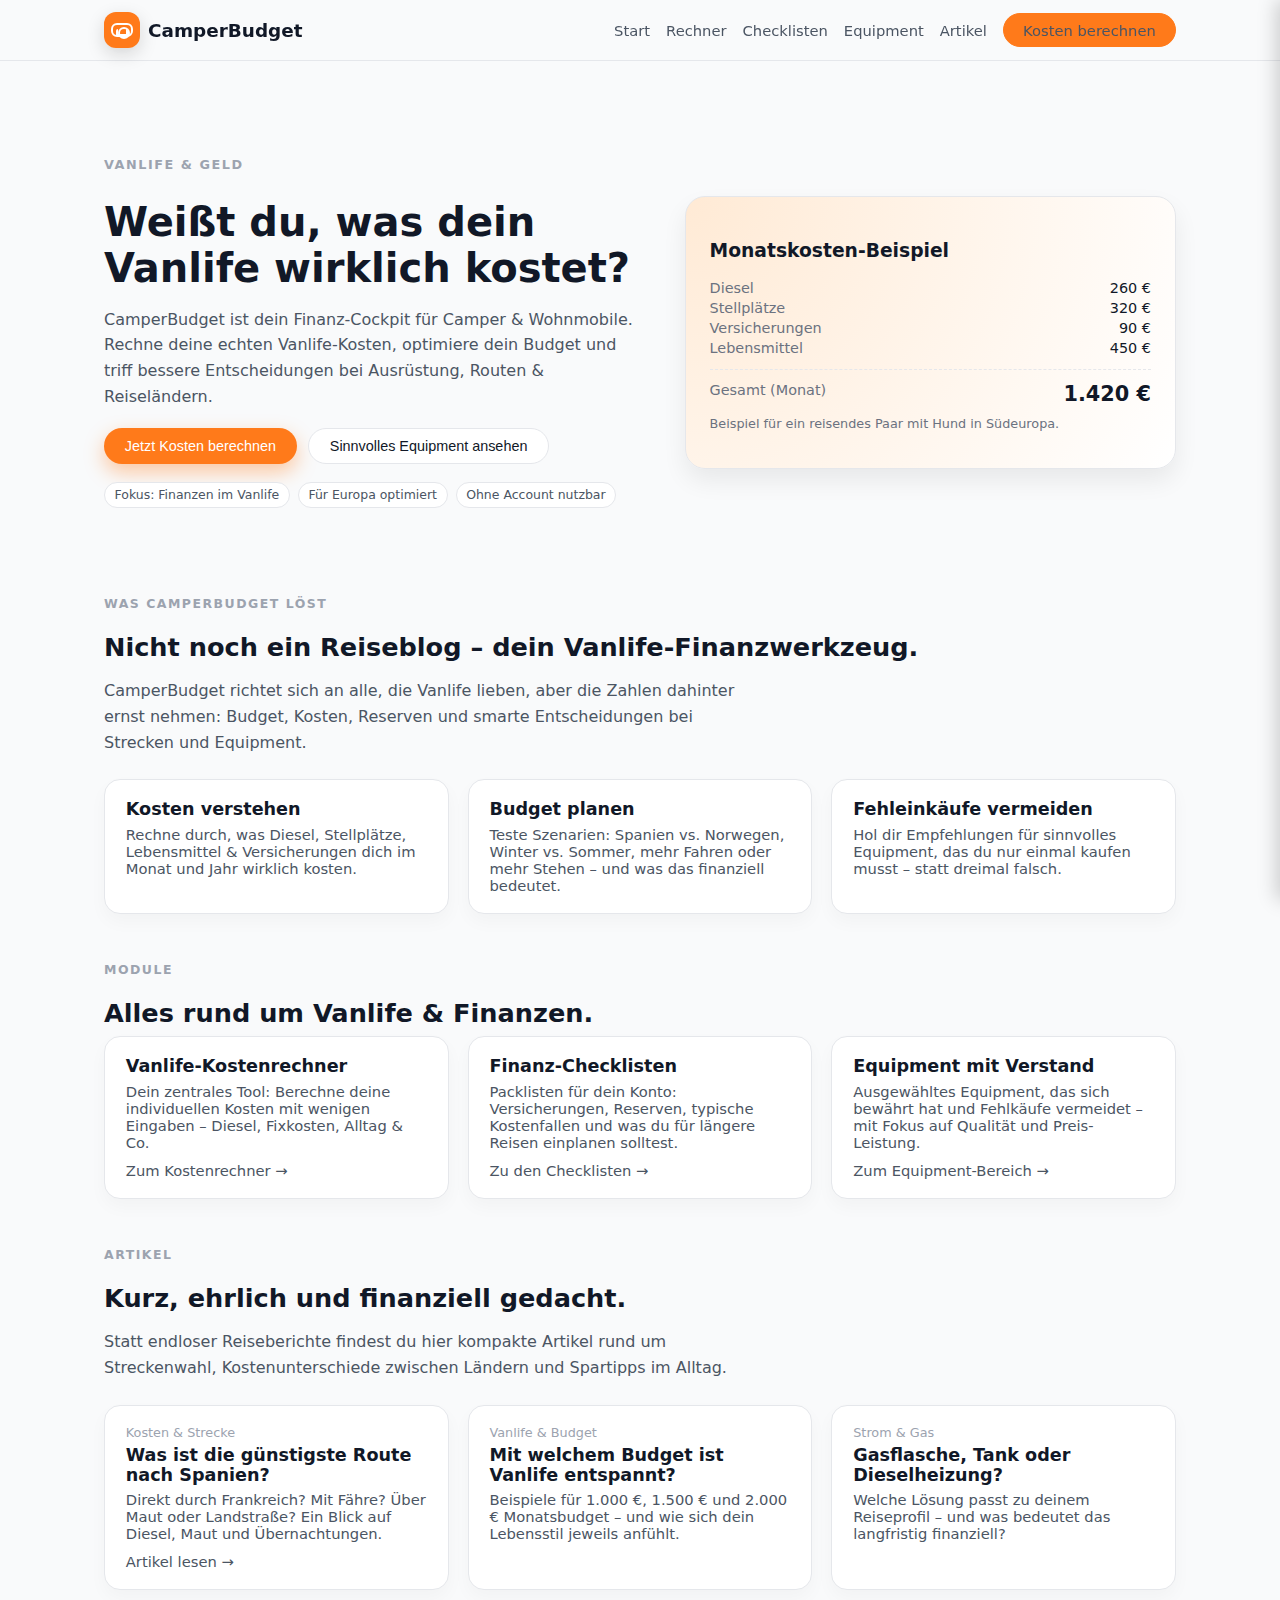
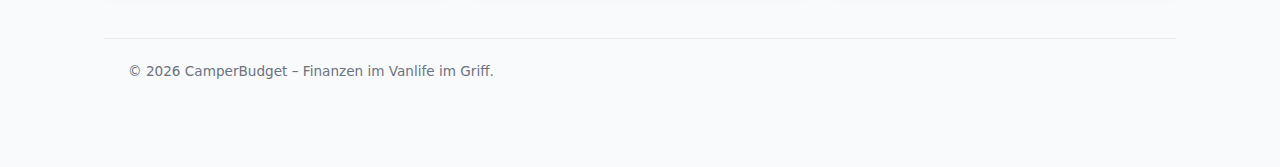
<file: index.html>
<!DOCTYPE html>
<html lang="de">
<head>
  <meta charset="UTF-8" />
  <title>CamperBudget – Finanzen im Vanlife im Griff</title>
  <meta name="viewport" content="width=device-width, initial-scale=1" />
  <meta name="description" content="CamperBudget hilft dir, deine Vanlife-Kosten zu planen, zu optimieren und teure Fehlentscheidungen zu vermeiden." />
  <link rel="stylesheet" href="main.css" />
</head>
<body>
<header>
  <nav class="nav">
    <div class="logo-wrap">
      <div class="logo-icon"><span></span></div>
      <div class="logo-text">CamperBudget</div>
    </div>

    <div class="nav-links">
      <a href="index.html">Start</a>
      <a href="rechner.html">Rechner</a>
      <a href="checklisten.html">Checklisten</a>
      <a href="equipment.html">Equipment</a>
      <a href="artikel.html">Artikel</a>
      <a href="rechner.html" class="nav-cta">Kosten berechnen</a>
    </div>

    <div class="nav-mobile-toggle" onclick="toggleMobileMenu()">☰</div>
  </nav>
</header>

<div id="mobileMenu" class="mobile-menu">
  <button class="close-mobile" onclick="toggleMobileMenu()">✕</button>
  <a href="index.html" onclick="toggleMobileMenu()">Start</a>
  <a href="rechner.html" onclick="toggleMobileMenu()">Rechner</a>
  <a href="checklisten.html" onclick="toggleMobileMenu()">Checklisten</a>
  <a href="equipment.html" onclick="toggleMobileMenu()">Equipment</a>
  <a href="artikel.html" onclick="toggleMobileMenu()">Artikel</a>
  <a href="rechner.html" class="nav-cta" onclick="toggleMobileMenu()">Kosten berechnen</a>
</div>
<main class="wrapper">
  <section class="hero">
    <div>
      <div class="hero-kicker">Vanlife & Geld</div>
      <h1 class="hero-title">Weißt du, was dein Vanlife wirklich kostet?</h1>
      <p class="hero-subtitle">
        CamperBudget ist dein Finanz-Cockpit für Camper & Wohnmobile. Rechne deine
        echten Vanlife-Kosten, optimiere dein Budget und triff bessere Entscheidungen bei
        Ausrüstung, Routen & Reiseländern.
      </p>
      <div class="hero-actions">
        <button class="btn-primary" onclick="window.location.href='rechner.html'">Jetzt Kosten berechnen</button>
        <button class="btn-secondary" onclick="window.location.href='equipment.html'">Sinnvolles Equipment ansehen</button>
      </div>
      <div class="hero-badges">
        <div class="hero-badge">Fokus: Finanzen im Vanlife</div>
        <div class="hero-badge">Für Europa optimiert</div>
        <div class="hero-badge">Ohne Account nutzbar</div>
      </div>
    </div>
    <div class="hero-visual">
      <h3>Monatskosten-Beispiel</h3>
      <div class="results-row"><span>Diesel</span><span>260 €</span></div>
      <div class="results-row"><span>Stellplätze</span><span>320 €</span></div>
      <div class="results-row"><span>Versicherungen</span><span>90 €</span></div>
      <div class="results-row"><span>Lebensmittel</span><span>450 €</span></div>
      <div class="results-highlight">
        <div class="results-row">
          <span>Gesamt (Monat)</span>
          <span style="font-size:1.3rem;font-weight:700;">1.420 €</span>
        </div>
      </div>
      <p style="font-size:0.8rem;color:#6B7280;margin-top:0.6rem;">Beispiel für ein reisendes Paar mit Hund in Südeuropa.</p>
    </div>
  </section>

  <section>
    <div class="section-kicker">Was CamperBudget löst</div>
    <h2 class="section-title">Nicht noch ein Reiseblog – dein Vanlife-Finanzwerkzeug.</h2>
    <p class="section-subtitle">
      CamperBudget richtet sich an alle, die Vanlife lieben, aber die Zahlen dahinter
      ernst nehmen: Budget, Kosten, Reserven und smarte Entscheidungen bei Strecken
      und Equipment.
    </p>
    <div class="grid-3">
      <div class="card">
        <h3>Kosten verstehen</h3>
        <p>Rechne durch, was Diesel, Stellplätze, Lebensmittel & Versicherungen dich im Monat
        und Jahr wirklich kosten.</p>
      </div>
      <div class="card">
        <h3>Budget planen</h3>
        <p>Teste Szenarien: Spanien vs. Norwegen, Winter vs. Sommer, mehr Fahren oder mehr
        Stehen – und was das finanziell bedeutet.</p>
      </div>
      <div class="card">
        <h3>Fehleinkäufe vermeiden</h3>
        <p>Hol dir Empfehlungen für sinnvolles Equipment, das du nur einmal kaufen musst –
        statt dreimal falsch.</p>
      </div>
    </div>
  </section>

  <section>
    <div class="section-kicker">Module</div>
    <h2 class="section-title">Alles rund um Vanlife & Finanzen.</h2>
    <div class="grid-3">
      <div class="card">
        <h3>Vanlife-Kostenrechner</h3>
        <p>Dein zentrales Tool: Berechne deine individuellen Kosten mit wenigen Eingaben
        – Diesel, Fixkosten, Alltag & Co.</p>
        <p style="margin-top:0.7rem;"><a href="rechner.html">Zum Kostenrechner →</a></p>
      </div>
      <div class="card">
        <h3>Finanz-Checklisten</h3>
        <p>Packlisten für dein Konto: Versicherungen, Reserven, typische Kostenfallen
        und was du für längere Reisen einplanen solltest.</p>
        <p style="margin-top:0.7rem;"><a href="checklisten.html">Zu den Checklisten →</a></p>
      </div>
      <div class="card">
        <h3>Equipment mit Verstand</h3>
        <p>Ausgewähltes Equipment, das sich bewährt hat und Fehlkäufe vermeidet – mit
        Fokus auf Qualität und Preis-Leistung.</p>
        <p style="margin-top:0.7rem;"><a href="equipment.html">Zum Equipment-Bereich →</a></p>
      </div>
    </div>
  </section>

  <section>
    <div class="section-kicker">Artikel</div>
    <h2 class="section-title">Kurz, ehrlich und finanziell gedacht.</h2>
    <p class="section-subtitle">
      Statt endloser Reiseberichte findest du hier kompakte Artikel rund um Streckenwahl,
      Kostenunterschiede zwischen Ländern und Spartipps im Alltag.
    </p>
    <div class="blog-grid">
      <div class="card">
        <div class="blog-card-date">Kosten & Strecke</div>
        <h3>Was ist die günstigste Route nach Spanien?</h3>
        <p>Direkt durch Frankreich? Mit Fähre? Über Maut oder Landstraße? Ein Blick auf
        Diesel, Maut und Übernachtungen.</p>
        <p style="margin-top:0.7rem;"><a href="article_spanien.html">Artikel lesen →</a></p>
      </div>
      <div class="card">
        <div class="blog-card-date">Vanlife & Budget</div>
        <h3>Mit welchem Budget ist Vanlife entspannt?</h3>
        <p>Beispiele für 1.000 €, 1.500 € und 2.000 € Monatsbudget – und wie sich dein
        Lebensstil jeweils anfühlt.</p>
      </div>
      <div class="card">
        <div class="blog-card-date">Strom & Gas</div>
        <h3>Gasflasche, Tank oder Dieselheizung?</h3>
        <p>Welche Lösung passt zu deinem Reiseprofil – und was bedeutet das langfristig
        finanziell?</p>
      </div>
    </div>
  </section>

  <footer>
  © <span id="year"></span> CamperBudget – Finanzen im Vanlife im Griff.
</footer>
</main>
<script src="main.js"></script>
</body>
</html>
</file>
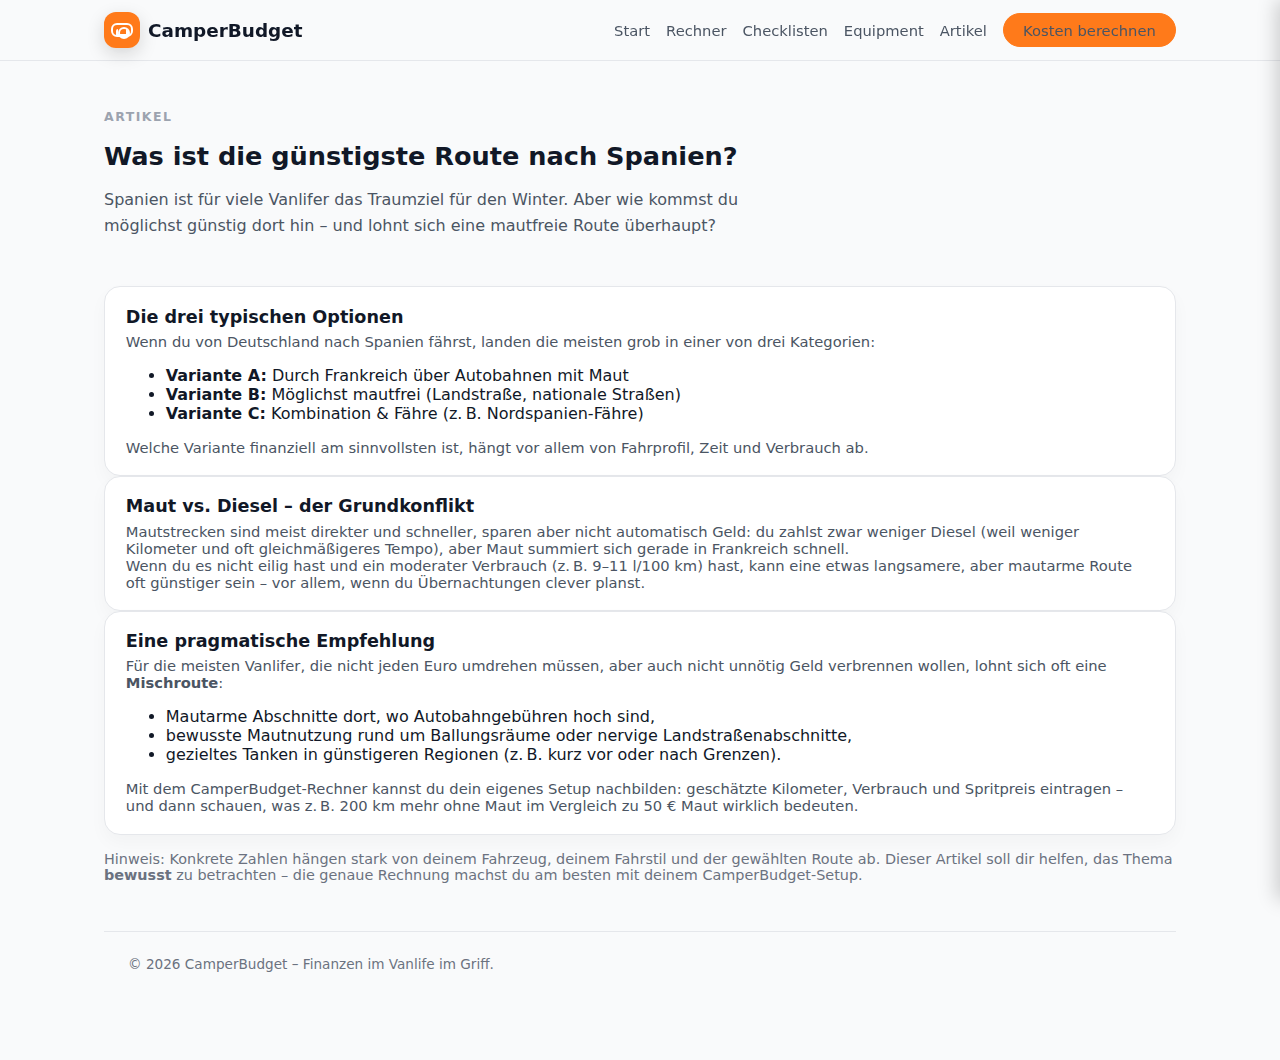
<file: article_spanien.html>
<!DOCTYPE html>
<html lang="de">
<head>
  <meta charset="UTF-8" />
  <title>Was ist die günstigste Route nach Spanien? – CamperBudget</title>
  <meta name="viewport" content="width=device-width, initial-scale=1" />
  <meta name="description" content="Ein finanzieller Blick auf verschiedene Routen von Deutschland nach Spanien: Maut, Diesel, Übernachtungen und versteckte Kosten." />
  <link rel="stylesheet" href="main.css" />
</head>
<body>
<header>
  <nav class="nav">
    <div class="logo-wrap">
      <div class="logo-icon"><span></span></div>
      <div class="logo-text">CamperBudget</div>
    </div>

    <div class="nav-links">
      <a href="index.html">Start</a>
      <a href="rechner.html">Rechner</a>
      <a href="checklisten.html">Checklisten</a>
      <a href="equipment.html">Equipment</a>
      <a href="artikel.html">Artikel</a>
      <a href="rechner.html" class="nav-cta">Kosten berechnen</a>
    </div>

    <div class="nav-mobile-toggle" onclick="toggleMobileMenu()">☰</div>
  </nav>
</header>

<div id="mobileMenu" class="mobile-menu">
  <button class="close-mobile" onclick="toggleMobileMenu()">✕</button>
  <a href="index.html" onclick="toggleMobileMenu()">Start</a>
  <a href="rechner.html" onclick="toggleMobileMenu()">Rechner</a>
  <a href="checklisten.html" onclick="toggleMobileMenu()">Checklisten</a>
  <a href="equipment.html" onclick="toggleMobileMenu()">Equipment</a>
  <a href="artikel.html" onclick="toggleMobileMenu()">Artikel</a>
  <a href="rechner.html" class="nav-cta" onclick="toggleMobileMenu()">Kosten berechnen</a>
</div>
<main class="wrapper">
  <section>
    <div class="section-kicker">Artikel</div>
    <h1 class="section-title">Was ist die günstigste Route nach Spanien?</h1>
    <p class="section-subtitle">
      Spanien ist für viele Vanlifer das Traumziel für den Winter. Aber wie kommst du
      möglichst günstig dort hin – und lohnt sich eine mautfreie Route überhaupt?
    </p>
  </section>

  <section>
    <div class="card">
      <h3>Die drei typischen Optionen</h3>
      <p>Wenn du von Deutschland nach Spanien fährst, landen die meisten grob in einer von drei Kategorien:</p>
      <ul>
        <li><strong>Variante A:</strong> Durch Frankreich über Autobahnen mit Maut</li>
        <li><strong>Variante B:</strong> Möglichst mautfrei (Landstraße, nationale Straßen)</li>
        <li><strong>Variante C:</strong> Kombination &amp; Fähre (z. B. Nordspanien-Fähre)</li>
      </ul>
      <p>Welche Variante finanziell am sinnvollsten ist, hängt vor allem von Fahrprofil, Zeit und Verbrauch ab.</p>
    </div>

    <div class="card">
      <h3>Maut vs. Diesel – der Grundkonflikt</h3>
      <p>
        Mautstrecken sind meist direkter und schneller, sparen aber nicht automatisch
        Geld: du zahlst zwar weniger Diesel (weil weniger Kilometer und oft gleichmäßigeres
        Tempo), aber Maut summiert sich gerade in Frankreich schnell.
      </p>
      <p>
        Wenn du es nicht eilig hast und ein moderater Verbrauch (z. B. 9–11 l/100 km)
        hast, kann eine etwas langsamere, aber mautarme Route oft günstiger sein – vor
        allem, wenn du Übernachtungen clever planst.
      </p>
    </div>

    <div class="card">
      <h3>Eine pragmatische Empfehlung</h3>
      <p>
        Für die meisten Vanlifer, die nicht jeden Euro umdrehen müssen, aber auch nicht
        unnötig Geld verbrennen wollen, lohnt sich oft eine <strong>Mischroute</strong>:
      </p>
      <ul>
        <li>Mautarme Abschnitte dort, wo Autobahngebühren hoch sind,</li>
        <li>bewusste Mautnutzung rund um Ballungsräume oder nervige Landstraßenabschnitte,</li>
        <li>gezieltes Tanken in günstigeren Regionen (z. B. kurz vor oder nach Grenzen).</li>
      </ul>
      <p>
        Mit dem CamperBudget-Rechner kannst du dein eigenes Setup nachbilden: geschätzte
        Kilometer, Verbrauch und Spritpreis eintragen – und dann schauen, was z. B. 200 km
        mehr ohne Maut im Vergleich zu 50 € Maut wirklich bedeuten.
      </p>
    </div>

    <p style="font-size:0.9rem;color:#6B7280;margin-top:1rem;">
      Hinweis: Konkrete Zahlen hängen stark von deinem Fahrzeug, deinem Fahrstil und der
      gewählten Route ab. Dieser Artikel soll dir helfen, das Thema <strong>bewusst</strong> zu betrachten
      – die genaue Rechnung machst du am besten mit deinem CamperBudget-Setup.
    </p>
  </section>

  <footer>
  © <span id="year"></span> CamperBudget – Finanzen im Vanlife im Griff.
</footer>
</main>
<script src="main.js"></script>
</body>
</html>
</file>
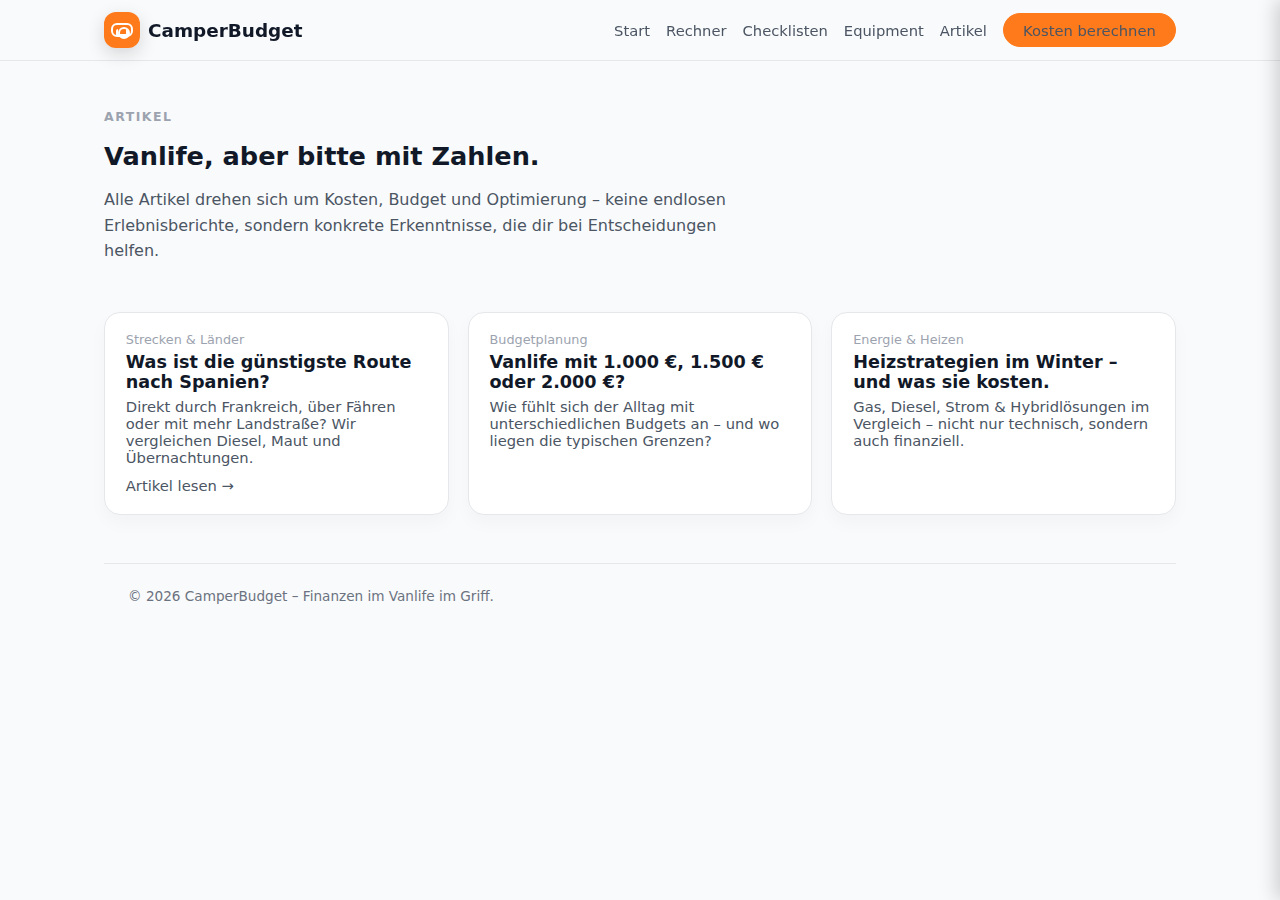
<file: artikel.html>
<!DOCTYPE html>
<html lang="de">
<head>
  <meta charset="UTF-8" />
  <title>Artikel rund um Vanlife &amp; Finanzen – CamperBudget</title>
  <meta name="viewport" content="width=device-width, initial-scale=1" />
  <meta name="description" content="Kurz und fokussiert: Artikel zu Vanlife-Kosten, günstigen Routen, Länderunterschieden und Spartipps." />
  <link rel="stylesheet" href="main.css" />
</head>
<body>
<header>
  <nav class="nav">
    <div class="logo-wrap">
      <div class="logo-icon"><span></span></div>
      <div class="logo-text">CamperBudget</div>
    </div>

    <div class="nav-links">
      <a href="index.html">Start</a>
      <a href="rechner.html">Rechner</a>
      <a href="checklisten.html">Checklisten</a>
      <a href="equipment.html">Equipment</a>
      <a href="artikel.html">Artikel</a>
      <a href="rechner.html" class="nav-cta">Kosten berechnen</a>
    </div>

    <div class="nav-mobile-toggle" onclick="toggleMobileMenu()">☰</div>
  </nav>
</header>

<div id="mobileMenu" class="mobile-menu">
  <button class="close-mobile" onclick="toggleMobileMenu()">✕</button>
  <a href="index.html" onclick="toggleMobileMenu()">Start</a>
  <a href="rechner.html" onclick="toggleMobileMenu()">Rechner</a>
  <a href="checklisten.html" onclick="toggleMobileMenu()">Checklisten</a>
  <a href="equipment.html" onclick="toggleMobileMenu()">Equipment</a>
  <a href="artikel.html" onclick="toggleMobileMenu()">Artikel</a>
  <a href="rechner.html" class="nav-cta" onclick="toggleMobileMenu()">Kosten berechnen</a>
</div>
<main class="wrapper">
  <section>
    <div class="section-kicker">Artikel</div>
    <h1 class="section-title">Vanlife, aber bitte mit Zahlen.</h1>
    <p class="section-subtitle">
      Alle Artikel drehen sich um Kosten, Budget und Optimierung – keine endlosen
      Erlebnisberichte, sondern konkrete Erkenntnisse, die dir bei Entscheidungen helfen.
    </p>
  </section>

  <section>
    <div class="blog-grid">
      <div class="card">
        <div class="blog-card-date">Strecken &amp; Länder</div>
        <h3>Was ist die günstigste Route nach Spanien?</h3>
        <p>Direkt durch Frankreich, über Fähren oder mit mehr Landstraße? Wir vergleichen
        Diesel, Maut und Übernachtungen.</p>
        <p style="margin-top:0.7rem;"><a href="article_spanien.html">Artikel lesen →</a></p>
      </div>
      <div class="card">
        <div class="blog-card-date">Budgetplanung</div>
        <h3>Vanlife mit 1.000 €, 1.500 € oder 2.000 €?</h3>
        <p>Wie fühlt sich der Alltag mit unterschiedlichen Budgets an – und wo liegen die
        typischen Grenzen?</p>
      </div>
      <div class="card">
        <div class="blog-card-date">Energie &amp; Heizen</div>
        <h3>Heizstrategien im Winter – und was sie kosten.</h3>
        <p>Gas, Diesel, Strom &amp; Hybridlösungen im Vergleich – nicht nur technisch, sondern
        auch finanziell.</p>
      </div>
    </div>
  </section>

  <footer>
  © <span id="year"></span> CamperBudget – Finanzen im Vanlife im Griff.
</footer>
</main>
<script src="main.js"></script>
</body>
</html>
</file>
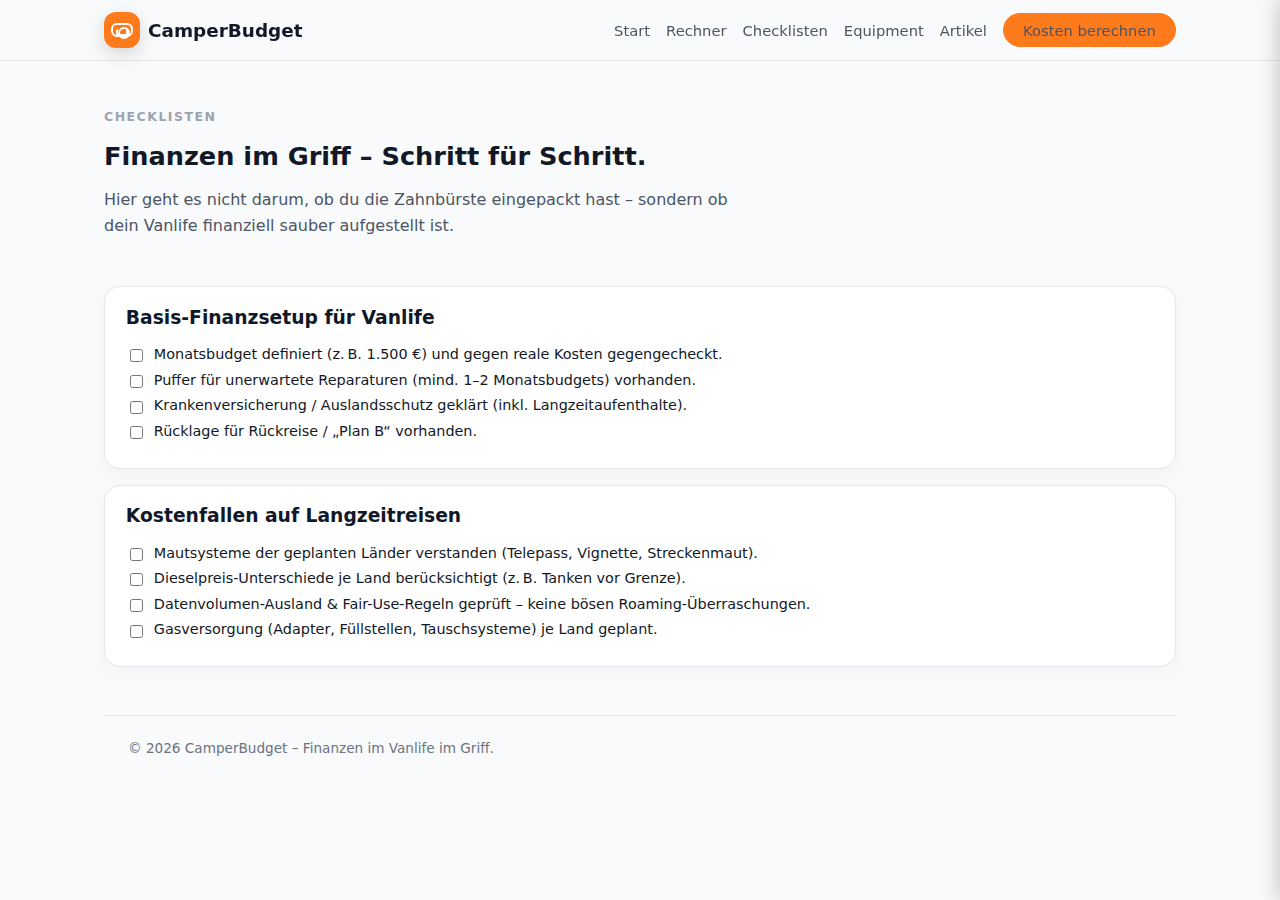
<file: checklisten.html>
<!DOCTYPE html>
<html lang="de">
<head>
  <meta charset="UTF-8" />
  <title>Finanz-Checklisten für Vanlife – CamperBudget</title>
  <meta name="viewport" content="width=device-width, initial-scale=1" />
  <meta name="description" content="Checklisten für Vanlife-Finanzen: Kostenfallen vermeiden, Budget planen, Versicherungen & Rücklagen im Blick behalten." />
  <link rel="stylesheet" href="main.css" />
</head>
<body>
<header>
  <nav class="nav">
    <div class="logo-wrap">
      <div class="logo-icon"><span></span></div>
      <div class="logo-text">CamperBudget</div>
    </div>

    <div class="nav-links">
      <a href="index.html">Start</a>
      <a href="rechner.html">Rechner</a>
      <a href="checklisten.html">Checklisten</a>
      <a href="equipment.html">Equipment</a>
      <a href="artikel.html">Artikel</a>
      <a href="rechner.html" class="nav-cta">Kosten berechnen</a>
    </div>

    <div class="nav-mobile-toggle" onclick="toggleMobileMenu()">☰</div>
  </nav>
</header>

<div id="mobileMenu" class="mobile-menu">
  <button class="close-mobile" onclick="toggleMobileMenu()">✕</button>
  <a href="index.html" onclick="toggleMobileMenu()">Start</a>
  <a href="rechner.html" onclick="toggleMobileMenu()">Rechner</a>
  <a href="checklisten.html" onclick="toggleMobileMenu()">Checklisten</a>
  <a href="equipment.html" onclick="toggleMobileMenu()">Equipment</a>
  <a href="artikel.html" onclick="toggleMobileMenu()">Artikel</a>
  <a href="rechner.html" class="nav-cta" onclick="toggleMobileMenu()">Kosten berechnen</a>
</div>
<main class="wrapper">
  <section>
    <div class="section-kicker">Checklisten</div>
    <h1 class="section-title">Finanzen im Griff – Schritt für Schritt.</h1>
    <p class="section-subtitle">
      Hier geht es nicht darum, ob du die Zahnbürste eingepackt hast – sondern ob dein
      Vanlife finanziell sauber aufgestellt ist.
    </p>
  </section>

  <section>
    <div class="checklist">
      <h3>Basis-Finanzsetup für Vanlife</h3>
      <div class="checklist-item">
        <input type="checkbox" />
        <div>Monatsbudget definiert (z. B. 1.500 €) und gegen reale Kosten gegengecheckt.</div>
      </div>
      <div class="checklist-item">
        <input type="checkbox" />
        <div>Puffer für unerwartete Reparaturen (mind. 1–2 Monatsbudgets) vorhanden.</div>
      </div>
      <div class="checklist-item">
        <input type="checkbox" />
        <div>Krankenversicherung / Auslandsschutz geklärt (inkl. Langzeitaufenthalte).</div>
      </div>
      <div class="checklist-item">
        <input type="checkbox" />
        <div>Rücklage für Rückreise / „Plan B“ vorhanden.</div>
      </div>
    </div>

    <div class="checklist">
      <h3>Kostenfallen auf Langzeitreisen</h3>
      <div class="checklist-item">
        <input type="checkbox" />
        <div>Mautsysteme der geplanten Länder verstanden (Telepass, Vignette, Streckenmaut).</div>
      </div>
      <div class="checklist-item">
        <input type="checkbox" />
        <div>Dieselpreis-Unterschiede je Land berücksichtigt (z. B. Tanken vor Grenze).</div>
      </div>
      <div class="checklist-item">
        <input type="checkbox" />
        <div>Datenvolumen-Ausland &amp; Fair-Use-Regeln geprüft – keine bösen Roaming-Überraschungen.</div>
      </div>
      <div class="checklist-item">
        <input type="checkbox" />
        <div>Gasversorgung (Adapter, Füllstellen, Tauschsysteme) je Land geplant.</div>
      </div>
    </div>
  </section>

  <footer>
  © <span id="year"></span> CamperBudget – Finanzen im Vanlife im Griff.
</footer>
</main>
<script src="main.js"></script>
</body>
</html>
</file>
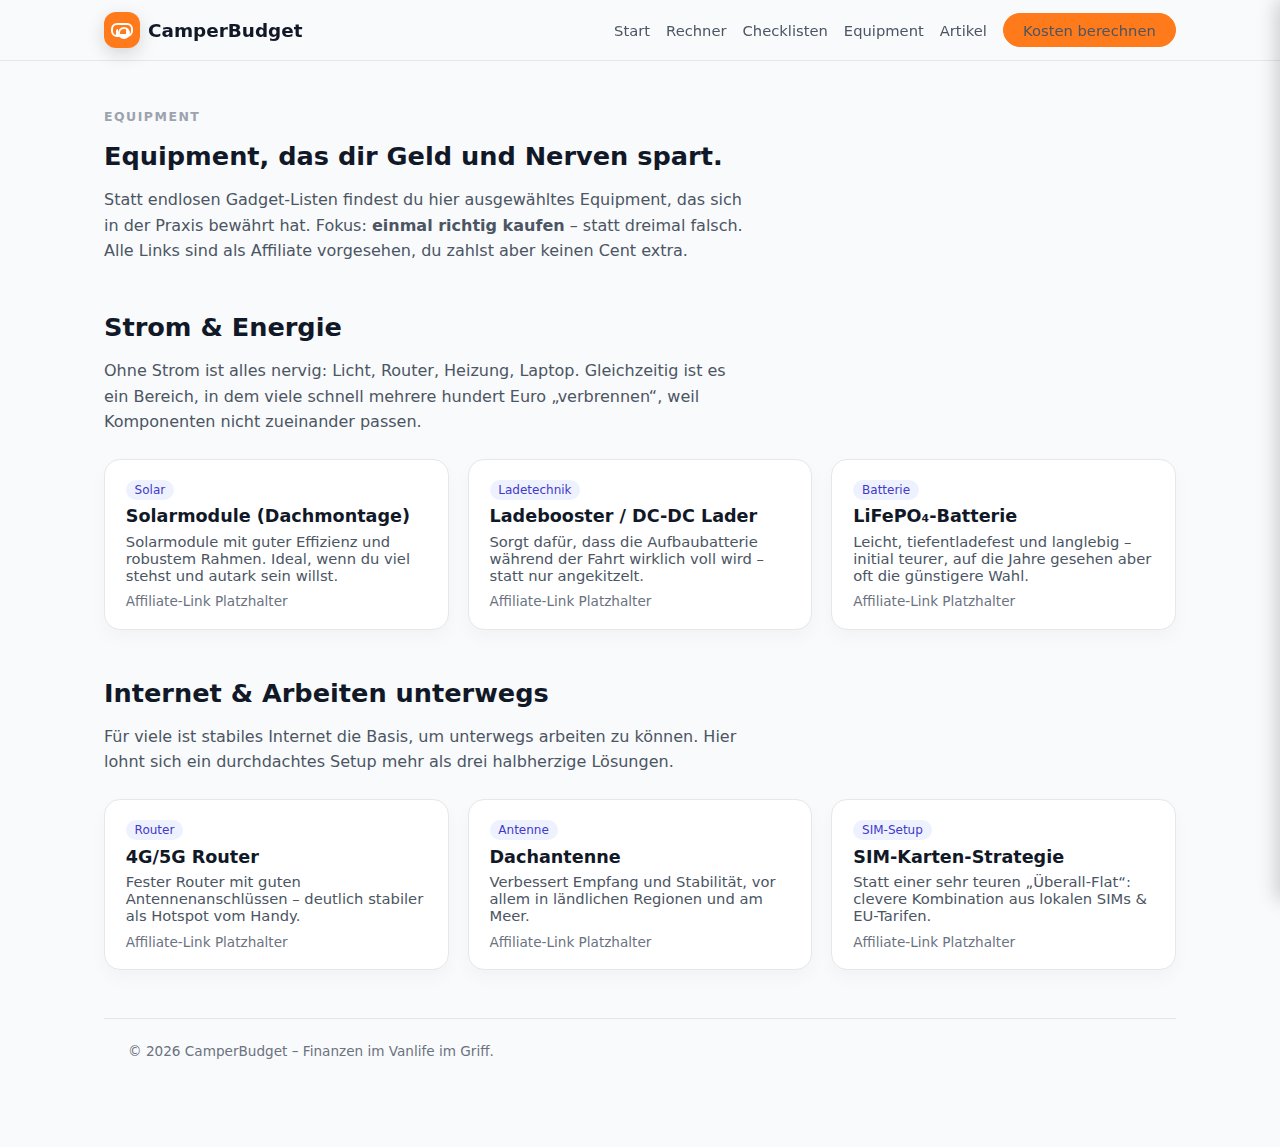
<file: equipment.html>
<!DOCTYPE html>
<html lang="de">
<head>
  <meta charset="UTF-8" />
  <title>Vanlife Equipment – sinnvoll &amp; durchdacht | CamperBudget</title>
  <meta name="viewport" content="width=device-width, initial-scale=1" />
  <meta name="description" content="Empfohlenes Vanlife-Equipment mit Fokus auf Qualität, Preis-Leistung und Vermeidung von Fehleinkäufen." />
  <link rel="stylesheet" href="main.css" />
</head>
<body>
<header>
  <nav class="nav">
    <div class="logo-wrap">
      <div class="logo-icon"><span></span></div>
      <div class="logo-text">CamperBudget</div>
    </div>

    <div class="nav-links">
      <a href="index.html">Start</a>
      <a href="rechner.html">Rechner</a>
      <a href="checklisten.html">Checklisten</a>
      <a href="equipment.html">Equipment</a>
      <a href="artikel.html">Artikel</a>
      <a href="rechner.html" class="nav-cta">Kosten berechnen</a>
    </div>

    <div class="nav-mobile-toggle" onclick="toggleMobileMenu()">☰</div>
  </nav>
</header>

<div id="mobileMenu" class="mobile-menu">
  <button class="close-mobile" onclick="toggleMobileMenu()">✕</button>
  <a href="index.html" onclick="toggleMobileMenu()">Start</a>
  <a href="rechner.html" onclick="toggleMobileMenu()">Rechner</a>
  <a href="checklisten.html" onclick="toggleMobileMenu()">Checklisten</a>
  <a href="equipment.html" onclick="toggleMobileMenu()">Equipment</a>
  <a href="artikel.html" onclick="toggleMobileMenu()">Artikel</a>
  <a href="rechner.html" class="nav-cta" onclick="toggleMobileMenu()">Kosten berechnen</a>
</div>
<main class="wrapper">
  <section>
    <div class="section-kicker">Equipment</div>
    <h1 class="section-title">Equipment, das dir Geld und Nerven spart.</h1>
    <p class="section-subtitle">
      Statt endlosen Gadget-Listen findest du hier ausgewähltes Equipment, das sich in der
      Praxis bewährt hat. Fokus: <strong>einmal richtig kaufen</strong> – statt dreimal falsch.
      Alle Links sind als Affiliate vorgesehen, du zahlst aber keinen Cent extra.
    </p>
  </section>

  <section>
    <h2 class="section-title">Strom &amp; Energie</h2>
    <p class="section-subtitle">
      Ohne Strom ist alles nervig: Licht, Router, Heizung, Laptop. Gleichzeitig ist es ein
      Bereich, in dem viele schnell mehrere hundert Euro „verbrennen“, weil Komponenten
      nicht zueinander passen.
    </p>
    <div class="equip-grid">
      <div class="card">
        <div class="equip-tag">Solar</div>
        <h3>Solarmodule (Dachmontage)</h3>
        <p>Solarmodule mit guter Effizienz und robustem Rahmen. Ideal, wenn du viel stehst
        und autark sein willst.</p>
        <p style="font-size:0.85rem;color:#6B7280;margin-top:0.6rem;">Affiliate-Link Platzhalter</p>
      </div>
      <div class="card">
        <div class="equip-tag">Ladetechnik</div>
        <h3>Ladebooster / DC-DC Lader</h3>
        <p>Sorgt dafür, dass die Aufbaubatterie während der Fahrt wirklich voll wird –
        statt nur angekitzelt.</p>
        <p style="font-size:0.85rem;color:#6B7280;margin-top:0.6rem;">Affiliate-Link Platzhalter</p>
      </div>
      <div class="card">
        <div class="equip-tag">Batterie</div>
        <h3>LiFePO₄-Batterie</h3>
        <p>Leicht, tiefentladefest und langlebig – initial teurer, auf die Jahre gesehen
        aber oft die günstigere Wahl.</p>
        <p style="font-size:0.85rem;color:#6B7280;margin-top:0.6rem;">Affiliate-Link Platzhalter</p>
      </div>
    </div>
  </section>

  <section>
    <h2 class="section-title">Internet &amp; Arbeiten unterwegs</h2>
    <p class="section-subtitle">
      Für viele ist stabiles Internet die Basis, um unterwegs arbeiten zu können. Hier lohnt
      sich ein durchdachtes Setup mehr als drei halbherzige Lösungen.
    </p>
    <div class="equip-grid">
      <div class="card">
        <div class="equip-tag">Router</div>
        <h3>4G/5G Router</h3>
        <p>Fester Router mit guten Antennenanschlüssen – deutlich stabiler als Hotspot vom Handy.</p>
        <p style="font-size:0.85rem;color:#6B7280;margin-top:0.6rem;">Affiliate-Link Platzhalter</p>
      </div>
      <div class="card">
        <div class="equip-tag">Antenne</div>
        <h3>Dachantenne</h3>
        <p>Verbessert Empfang und Stabilität, vor allem in ländlichen Regionen und am Meer.</p>
        <p style="font-size:0.85rem;color:#6B7280;margin-top:0.6rem;">Affiliate-Link Platzhalter</p>
      </div>
      <div class="card">
        <div class="equip-tag">SIM-Setup</div>
        <h3>SIM-Karten-Strategie</h3>
        <p>Statt einer sehr teuren „Überall-Flat“: clevere Kombination aus lokalen SIMs &amp; EU-Tarifen.</p>
        <p style="font-size:0.85rem;color:#6B7280;margin-top:0.6rem;">Affiliate-Link Platzhalter</p>
      </div>
    </div>
  </section>

  <footer>
  © <span id="year"></span> CamperBudget – Finanzen im Vanlife im Griff.
</footer>
</main>
<script src="main.js"></script>
</body>
</html>
</file>
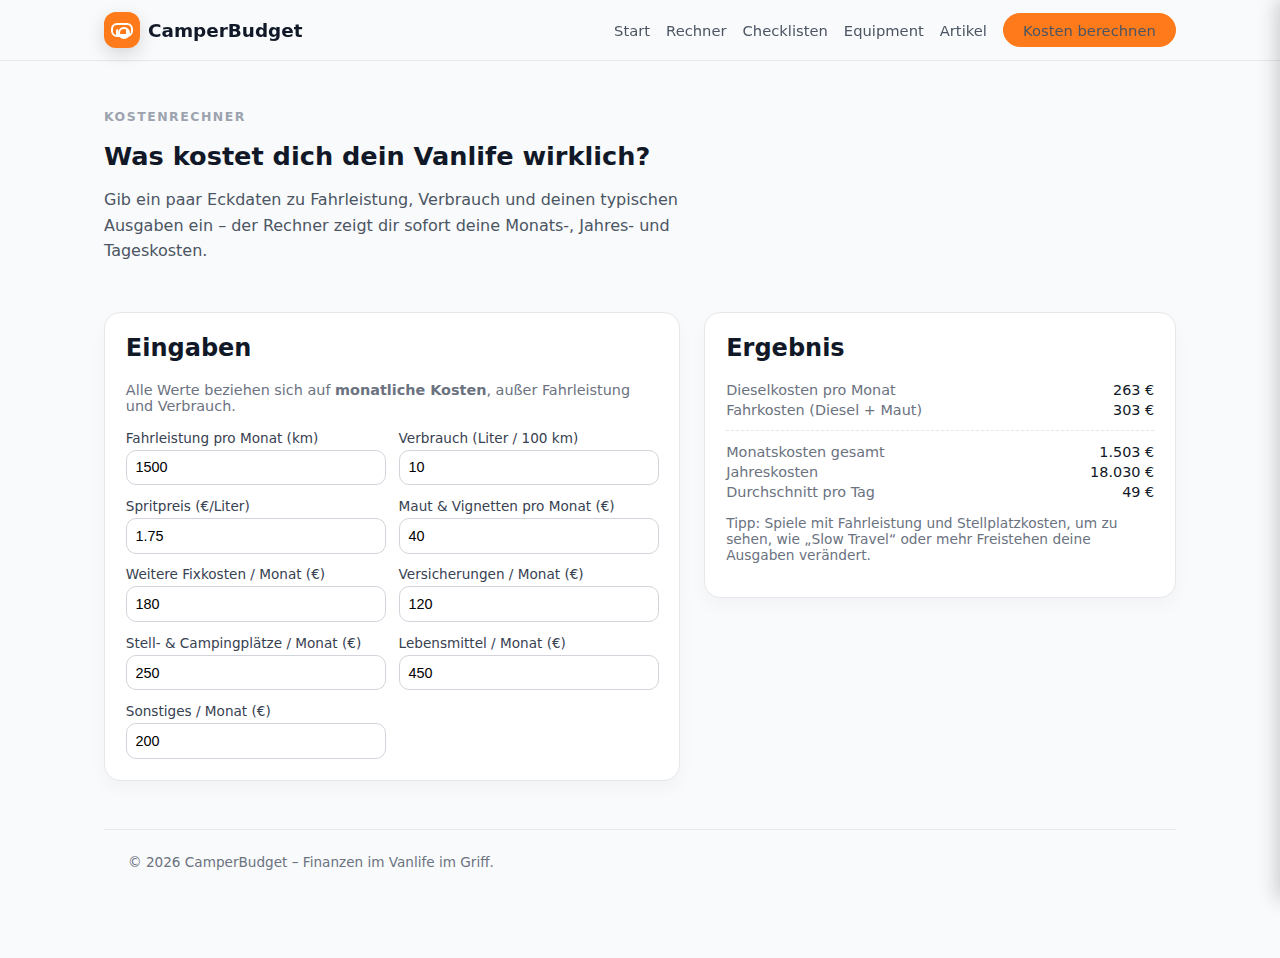
<file: rechner.html>
<!DOCTYPE html>
<html lang="de">
<head>
  <meta charset="UTF-8" />
  <title>Vanlife Kostenrechner – CamperBudget</title>
  <meta name="viewport" content="width=device-width, initial-scale=1" />
  <meta name="description" content="Berechne deine individuellen Vanlife-Kosten: Diesel, Fixkosten, Stellplätze, Lebensmittel und mehr." />
  <link rel="stylesheet" href="main.css" />
</head>
<body>
<header>
  <nav class="nav">
    <div class="logo-wrap">
      <div class="logo-icon"><span></span></div>
      <div class="logo-text">CamperBudget</div>
    </div>

    <div class="nav-links">
      <a href="index.html">Start</a>
      <a href="rechner.html">Rechner</a>
      <a href="checklisten.html">Checklisten</a>
      <a href="equipment.html">Equipment</a>
      <a href="artikel.html">Artikel</a>
      <a href="rechner.html" class="nav-cta">Kosten berechnen</a>
    </div>

    <div class="nav-mobile-toggle" onclick="toggleMobileMenu()">☰</div>
  </nav>
</header>

<div id="mobileMenu" class="mobile-menu">
  <button class="close-mobile" onclick="toggleMobileMenu()">✕</button>
  <a href="index.html" onclick="toggleMobileMenu()">Start</a>
  <a href="rechner.html" onclick="toggleMobileMenu()">Rechner</a>
  <a href="checklisten.html" onclick="toggleMobileMenu()">Checklisten</a>
  <a href="equipment.html" onclick="toggleMobileMenu()">Equipment</a>
  <a href="artikel.html" onclick="toggleMobileMenu()">Artikel</a>
  <a href="rechner.html" class="nav-cta" onclick="toggleMobileMenu()">Kosten berechnen</a>
</div>
<main class="wrapper">
  <section>
    <div class="section-kicker">Kostenrechner</div>
    <h1 class="section-title">Was kostet dich dein Vanlife wirklich?</h1>
    <p class="section-subtitle">
      Gib ein paar Eckdaten zu Fahrleistung, Verbrauch und deinen typischen Ausgaben ein –
      der Rechner zeigt dir sofort deine Monats-, Jahres- und Tageskosten.
    </p>
  </section>

  <section>
    <div class="calc-layout">
      <div class="calc-card">
        <h2 style="margin-top:0;">Eingaben</h2>
        <p style="font-size:0.9rem;color:#6B7280;margin-bottom:1rem;">
          Alle Werte beziehen sich auf <strong>monatliche Kosten</strong>, außer Fahrleistung
          und Verbrauch.
        </p>
        <div class="calc-grid">
          <div class="field">
            <label for="kmMonat">Fahrleistung pro Monat (km)</label>
            <input id="kmMonat" class="calc-input" type="number" value="1500" />
          </div>
          <div class="field">
            <label for="verbrauch">Verbrauch (Liter / 100 km)</label>
            <input id="verbrauch" class="calc-input" type="number" step="0.1" value="10" />
          </div>
          <div class="field">
            <label for="sprit">Spritpreis (€/Liter)</label>
            <input id="sprit" class="calc-input" type="number" step="0.01" value="1.75" />
          </div>
          <div class="field">
            <label for="maut">Maut &amp; Vignetten pro Monat (€)</label>
            <input id="maut" class="calc-input" type="number" value="40" />
          </div>
          <div class="field">
            <label for="fix">Weitere Fixkosten / Monat (€)</label>
            <input id="fix" class="calc-input" type="number" value="180" />
          </div>
          <div class="field">
            <label for="vers">Versicherungen / Monat (€)</label>
            <input id="vers" class="calc-input" type="number" value="120" />
          </div>
          <div class="field">
            <label for="stell">Stell- &amp; Campingplätze / Monat (€)</label>
            <input id="stell" class="calc-input" type="number" value="250" />
          </div>
          <div class="field">
            <label for="lm">Lebensmittel / Monat (€)</label>
            <input id="lm" class="calc-input" type="number" value="450" />
          </div>
          <div class="field">
            <label for="sonst">Sonstiges / Monat (€)</label>
            <input id="sonst" class="calc-input" type="number" value="200" />
          </div>
        </div>
      </div>

      <div class="calc-card">
        <h2 style="margin-top:0;">Ergebnis</h2>
        <div class="results">
          <div class="results-row">
            <span>Dieselkosten pro Monat</span>
            <span id="resDiesel">–</span>
          </div>
          <div class="results-row">
            <span>Fahrkosten (Diesel + Maut)</span>
            <span id="resFahr">–</span>
          </div>
          <div class="results-highlight">
            <div class="results-row">
              <span>Monatskosten gesamt</span>
              <span id="resMonat">–</span>
            </div>
            <div class="results-row">
              <span>Jahreskosten</span>
              <span id="resJahr">–</span>
            </div>
            <div class="results-row">
              <span>Durchschnitt pro Tag</span>
              <span id="resTag">–</span>
            </div>
          </div>
        </div>
        <p style="font-size:0.86rem;color:#6B7280;margin-top:0.9rem;">
          Tipp: Spiele mit Fahrleistung und Stellplatzkosten, um zu sehen, wie „Slow Travel“
          oder mehr Freistehen deine Ausgaben verändert.
        </p>
      </div>
    </div>
  </section>

  <footer>
  © <span id="year"></span> CamperBudget – Finanzen im Vanlife im Griff.
</footer>
</main>
<script src="main.js"></script>
<script src="rechner.js"></script>
</body>
</html>
</file>
<file: main.css>
:root {
  --cb-orange: #FF7A1A;
  --cb-orange-soft: #FFE0C2;
  --cb-dark: #111827;
  --cb-bg: #F9FAFB;
  --cb-gray: #E5E7EB;
  --cb-text: #111827;
}

* { box-sizing: border-box; }

body {
  margin: 0;
  font-family: system-ui, -apple-system, BlinkMacSystemFont, "Inter", sans-serif;
  background: var(--cb-bg);
  color: var(--cb-text);
}

a { color: inherit; text-decoration: none; }
img { max-width: 100%; display: block; }

.wrapper {
  max-width: 1120px;
  margin: 0 auto;
  padding: 0 1.5rem 3.5rem;
}

/* Header & Nav */
header {
  position: sticky;
  top: 0;
  z-index: 50;
  backdrop-filter: blur(10px);
  background: rgba(249,250,251,0.95);
  border-bottom: 1px solid var(--cb-gray);
}

.nav {
  display:flex;
  align-items:center;
  justify-content:space-between;
  padding:0.75rem 1.5rem;
  max-width:1120px;
  margin:0 auto;
}

.logo-wrap { display:flex; align-items:center; gap:0.5rem; }

.logo-icon {
  background: var(--cb-orange);
  width: 36px;
  height: 36px;
  border-radius: 12px;
  display:flex;
  justify-content:center;
  align-items:center;
  box-shadow:0 6px 18px rgba(0,0,0,0.15);
}

.logo-icon span {
  width:22px;
  height:14px;
  border-radius:6px;
  border:2px solid #fff;
  position:relative;
}
.logo-icon span::before {
  content:"";
  position:absolute;
  left:3px; top:4px;
  width:8px; height:5px;
  border-radius:2px;
  border:2px solid #fff; border-top:0;
}
.logo-icon span::after {
  content:"";
  position:absolute;
  right:1px; bottom:-4px;
  width:8px; height:8px;
  border-radius:999px;
  border:2px solid #fff;
}

.logo-text { font-size:1.15rem; font-weight:700; color:var(--cb-dark); }

.nav-links { display:flex; gap:1rem; align-items:center; }
.nav-links a { font-size:0.92rem; color:#4B5563; }
.nav-links a:hover { color:var(--cb-dark); }

.nav-cta {
  padding:0.45rem 1.2rem;
  border-radius:999px;
  border:1px solid var(--cb-orange);
  background:var(--cb-orange);
  color:#fff;
  font-size:0.9rem;
  font-weight:500;
}

/* Mobile menu */
.nav-mobile-toggle {
  display:none;
  font-size:2rem;
  cursor:pointer;
  user-select:none;
  padding:0.2rem 0.5rem;
}

.mobile-menu {
  position:fixed;
  top:0; right:-280px;
  width:280px; height:100vh;
  background:#fff;
  box-shadow:-4px 0 18px rgba(0,0,0,0.18);
  padding:2rem 1.5rem;
  display:flex;
  flex-direction:column;
  gap:1.2rem;
  transition:right 0.3s ease;
  z-index:9999;
}

.close-mobile {
  align-self:flex-end;
  font-size:1.8rem;
  border:none;
  background:none;
  cursor:pointer;
  margin-bottom:0.5rem;
}

.mobile-menu a { font-size:1.1rem; color:var(--cb-dark); }
.mobile-menu .nav-cta { width:100%; text-align:center; }

/* Hero */
.hero {
  padding:3rem 0 2.5rem;
  display:grid;
  grid-template-columns:1.1fr 1fr;
  gap:2.5rem;
  align-items:center;
}

.hero-kicker {
  font-size:0.8rem;
  letter-spacing:0.12em;
  text-transform:uppercase;
  color:#9CA3AF;
  margin-bottom:0.4rem;
  font-weight:600;
}

.hero-title { font-size:2.5rem; font-weight:700; margin-bottom:0.6rem; }
.hero-subtitle { color:#4B5563; line-height:1.6; margin-bottom:1.2rem; }

.hero-actions { display:flex; flex-wrap:wrap; gap:0.7rem; margin-bottom:1.1rem; }

.btn-primary,
.btn-secondary {
  padding:0.55rem 1.3rem;
  border-radius:999px;
  font-size:0.9rem;
  font-weight:500;
  border:none;
  cursor:pointer;
}

.btn-primary {
  background:var(--cb-orange);
  color:#fff;
  box-shadow:0 8px 20px rgba(255,122,26,0.4);
}
.btn-secondary {
  background:#fff;
  border:1px solid var(--cb-gray);
  color:#111827;
}

.hero-badges { display:flex; flex-wrap:wrap; gap:0.5rem; }
.hero-badge {
  font-size:0.78rem;
  padding:0.3rem 0.6rem;
  border-radius:999px;
  border:1px solid var(--cb-gray);
  background:#fff;
  color:#4B5563;
}

.hero-visual {
  background: radial-gradient(circle at top left, #FFEAD5, #FFFFFF);
  padding:1.5rem;
  border-radius:20px;
  border:1px solid var(--cb-gray);
  box-shadow:0 12px 25px rgba(0,0,0,0.07);
}

/* Sections */
section { margin-top:3rem; }

.section-kicker {
  font-size:0.78rem;
  letter-spacing:0.12em;
  color:#9CA3AF;
  text-transform:uppercase;
  font-weight:600;
  margin-bottom:0.4rem;
}

.section-title { font-size:1.6rem; font-weight:600; margin-bottom:0.5rem; }
.section-subtitle {
  color:#4B5563;
  max-width:640px;
  line-height:1.6;
  margin-bottom:1.5rem;
}

/* Cards & grids */
.grid-3 {
  display:grid;
  grid-template-columns:repeat(3,minmax(0,1fr));
  gap:1.2rem;
}

.card {
  background:#fff;
  border-radius:16px;
  border:1px solid var(--cb-gray);
  padding:1.2rem 1.3rem;
  box-shadow:0 8px 18px rgba(0,0,0,0.03);
}

.card h3 {
  margin-top:0;
  margin-bottom:0.4rem;
  font-size:1.1rem;
}
.card p { margin:0; font-size:0.92rem; color:#4B5563; }

/* Calculator layout */
.calc-layout {
  display:grid;
  grid-template-columns:minmax(0,1.1fr) minmax(0,0.9fr);
  gap:1.5rem;
  align-items:flex-start;
}
.calc-card {
  background:#fff;
  border-radius:16px;
  border:1px solid var(--cb-gray);
  padding:1.3rem;
  box-shadow:0 8px 18px rgba(0,0,0,0.03);
}
.calc-grid {
  display:grid;
  grid-template-columns:repeat(2,minmax(0,1fr));
  gap:0.8rem;
}
.field { display:flex; flex-direction:column; font-size:0.85rem; }
.field label { margin-bottom:0.25rem; color:#374151; font-weight:500; }
.field input, .field select {
  border-radius:10px;
  border:1px solid #D1D5DB;
  padding:0.55rem;
  font-size:0.9rem;
}
.field input:focus, .field select:focus {
  border-color:var(--cb-orange);
  outline:none;
  box-shadow:0 0 0 2px rgba(255,122,26,0.25);
}

.results { margin-top:1rem; }
.results-row {
  display:flex;
  justify-content:space-between;
  font-size:0.9rem;
  margin-bottom:0.25rem;
}
.results-row span:first-child { color:#6B7280; }
.results-highlight {
  margin-top:0.8rem;
  padding-top:0.8rem;
  border-top:1px dashed var(--cb-gray);
}

/* Equipment */
.equip-grid {
  display:grid;
  grid-template-columns:repeat(3,minmax(0,1fr));
  gap:1.2rem;
}
.equip-tag {
  display:inline-block;
  font-size:0.75rem;
  padding:0.2rem 0.55rem;
  border-radius:999px;
  background:#EEF2FF;
  color:#4338CA;
  margin-bottom:0.4rem;
}

/* Checklisten */
.checklist {
  background:#fff;
  border-radius:16px;
  border:1px solid var(--cb-gray);
  padding:1.2rem 1.3rem;
  box-shadow:0 8px 18px rgba(0,0,0,0.03);
  margin-bottom:1rem;
}
.checklist h3 { margin-top:0; }
.checklist-item {
  display:flex;
  align-items:flex-start;
  gap:0.5rem;
  margin-bottom:0.4rem;
  font-size:0.9rem;
}
.checklist-item input[type="checkbox"] { margin-top:0.2rem; }

/* Blog */
.blog-grid {
  display:grid;
  grid-template-columns:repeat(3,minmax(0,1fr));
  gap:1.2rem;
}
.blog-card-date {
  font-size:0.8rem;
  color:#9CA3AF;
  margin-bottom:0.3rem;
}

/* Footer */
footer {
  border-top:1px solid var(--cb-gray);
  padding:1.5rem 1.5rem 2rem;
  font-size:0.85rem;
  color:#6B7280;
  margin-top:3rem;
}

/* Responsive */
@media (max-width: 900px) {
  .hero { grid-template-columns:1fr; }
  .grid-3, .equip-grid, .blog-grid { grid-template-columns:1fr; }
  .calc-layout { grid-template-columns:1fr; }
  .nav-links { display:none; }
  .nav-mobile-toggle { display:block; }
}
@media (max-width: 600px) {
  .hero-title { font-size:2rem; }
}
</file>
